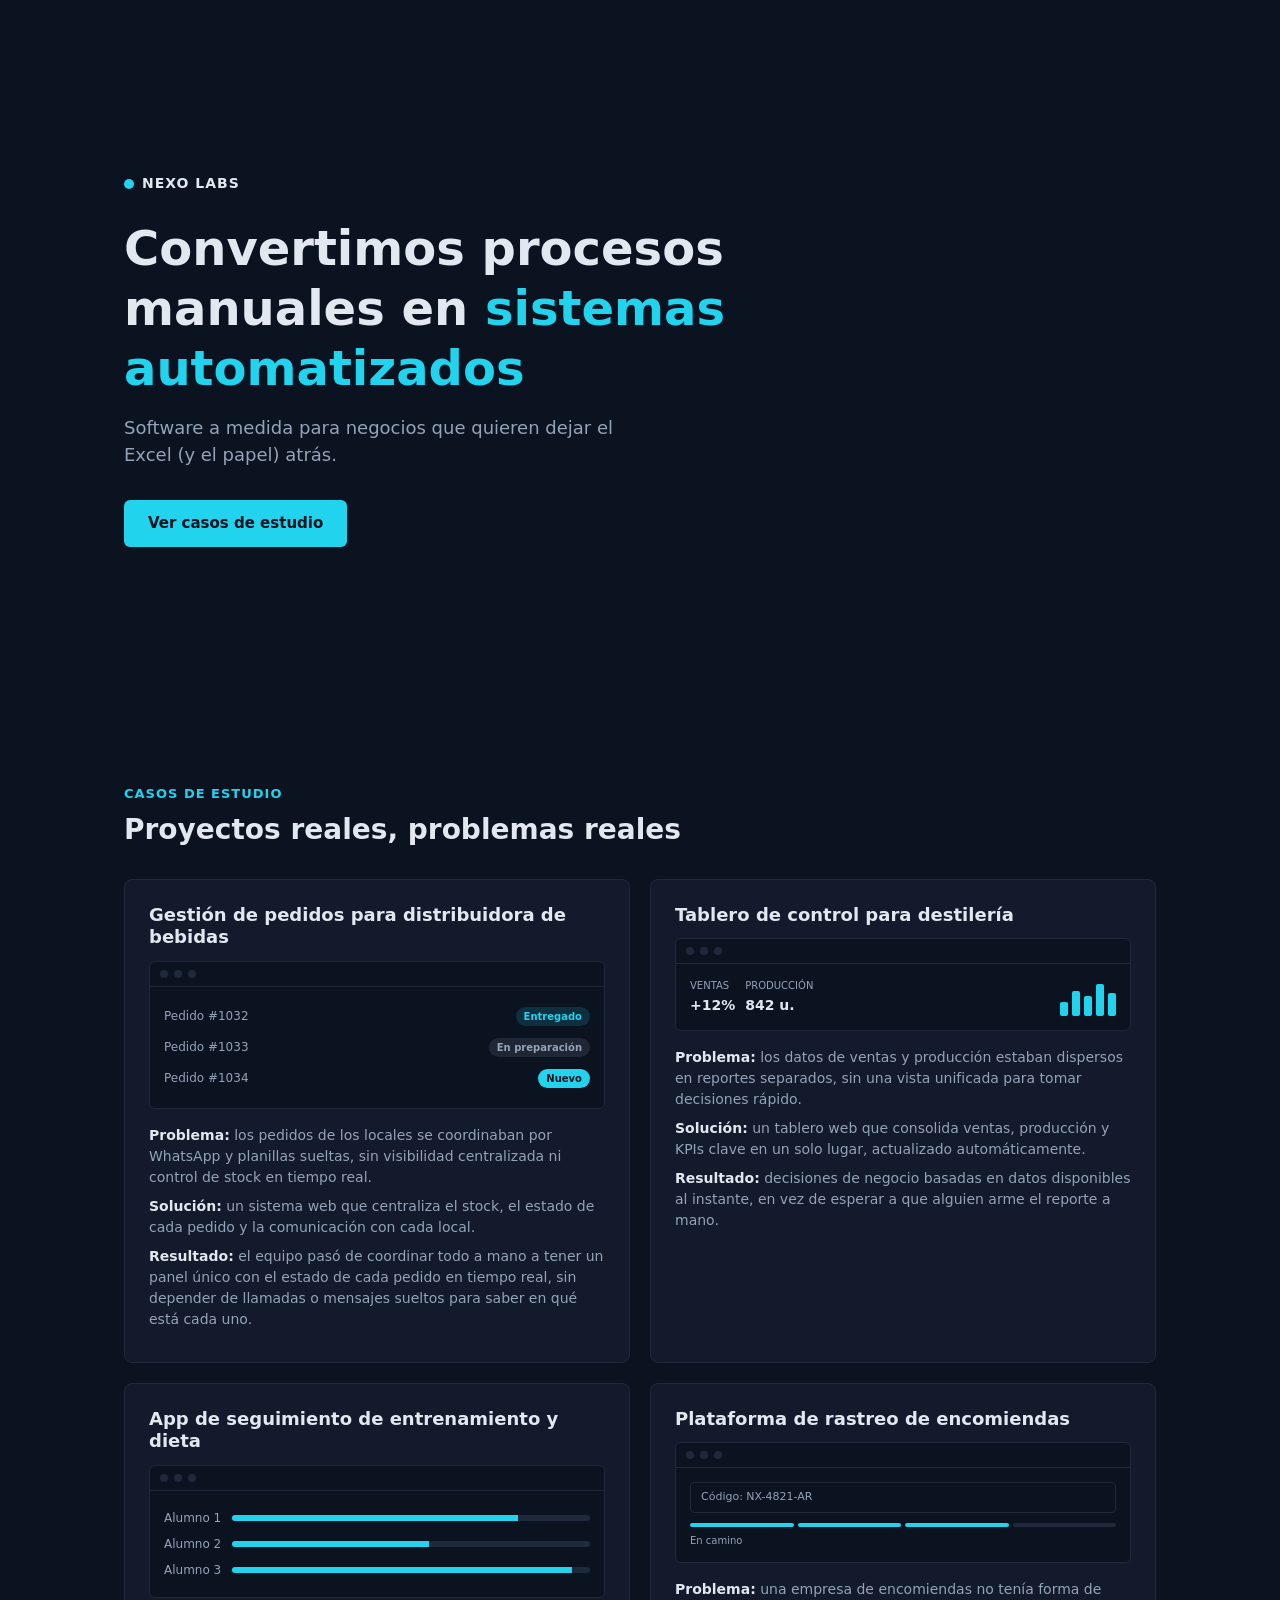
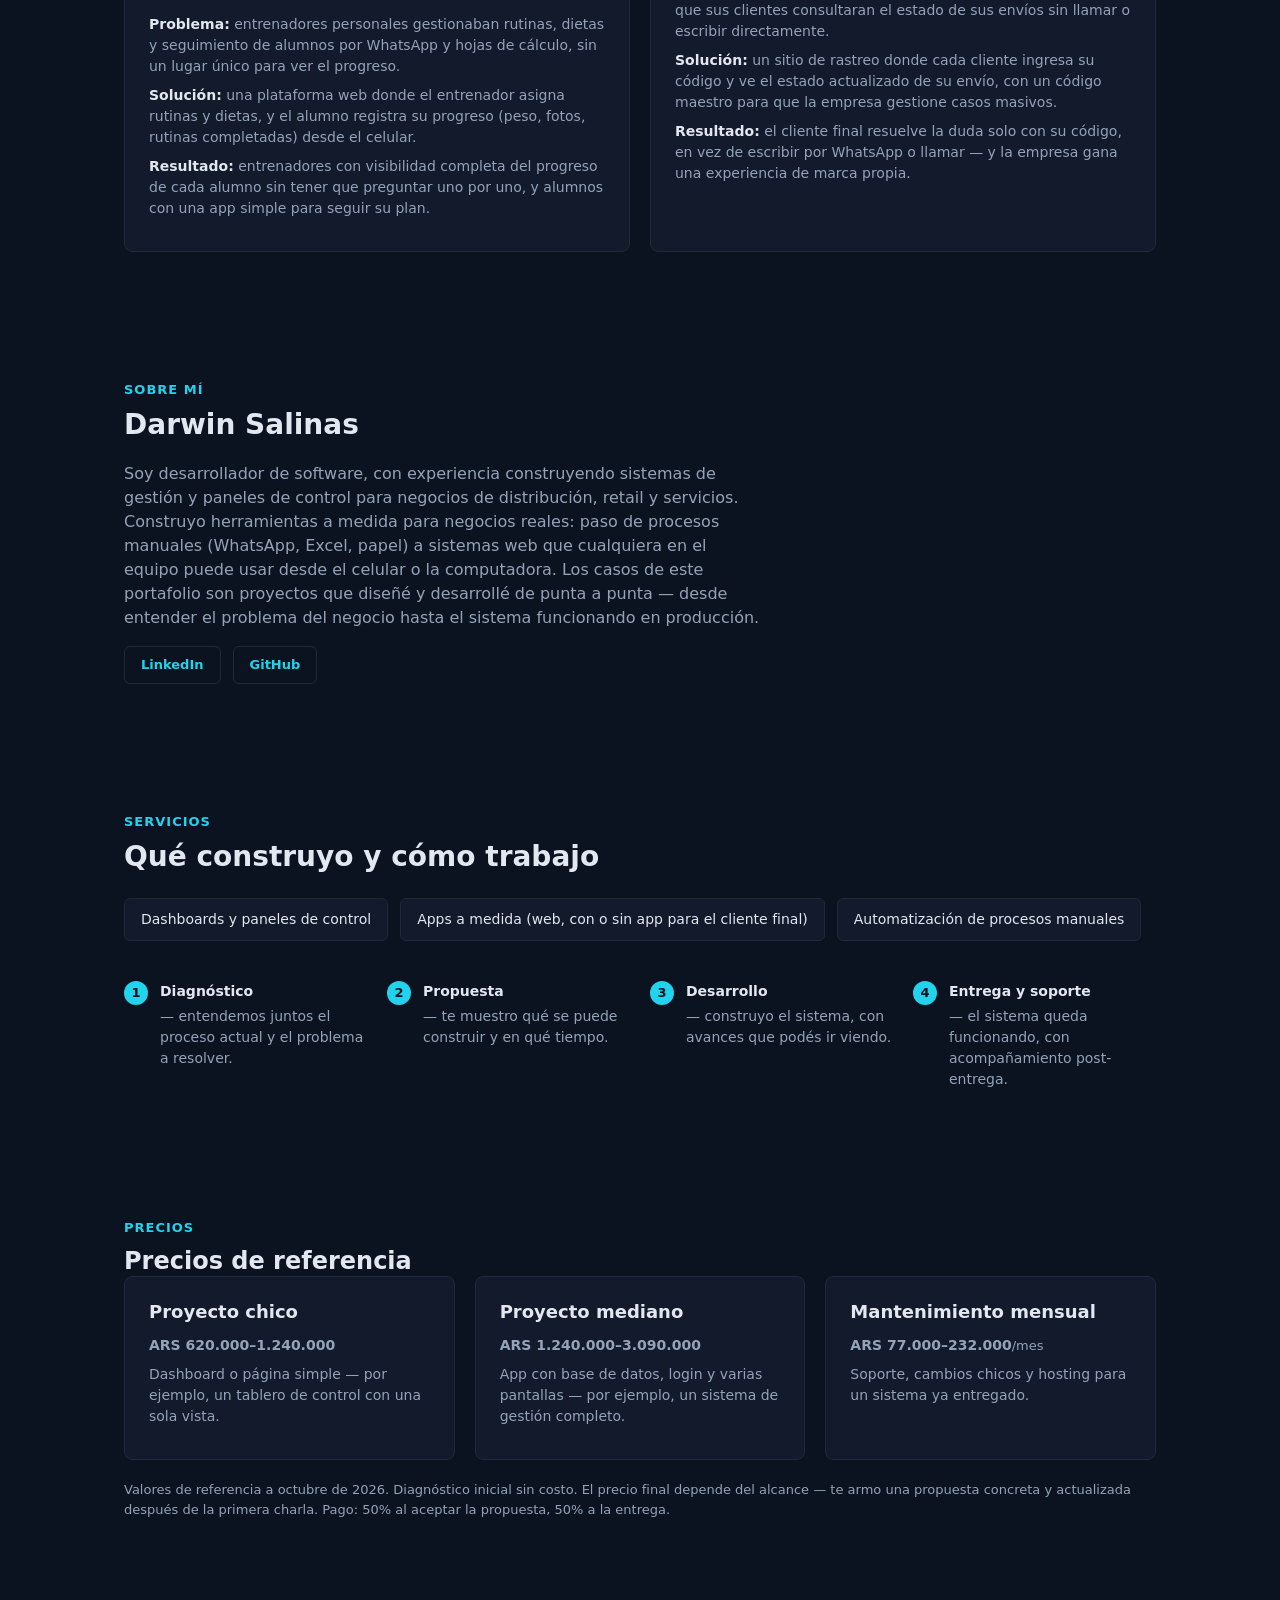
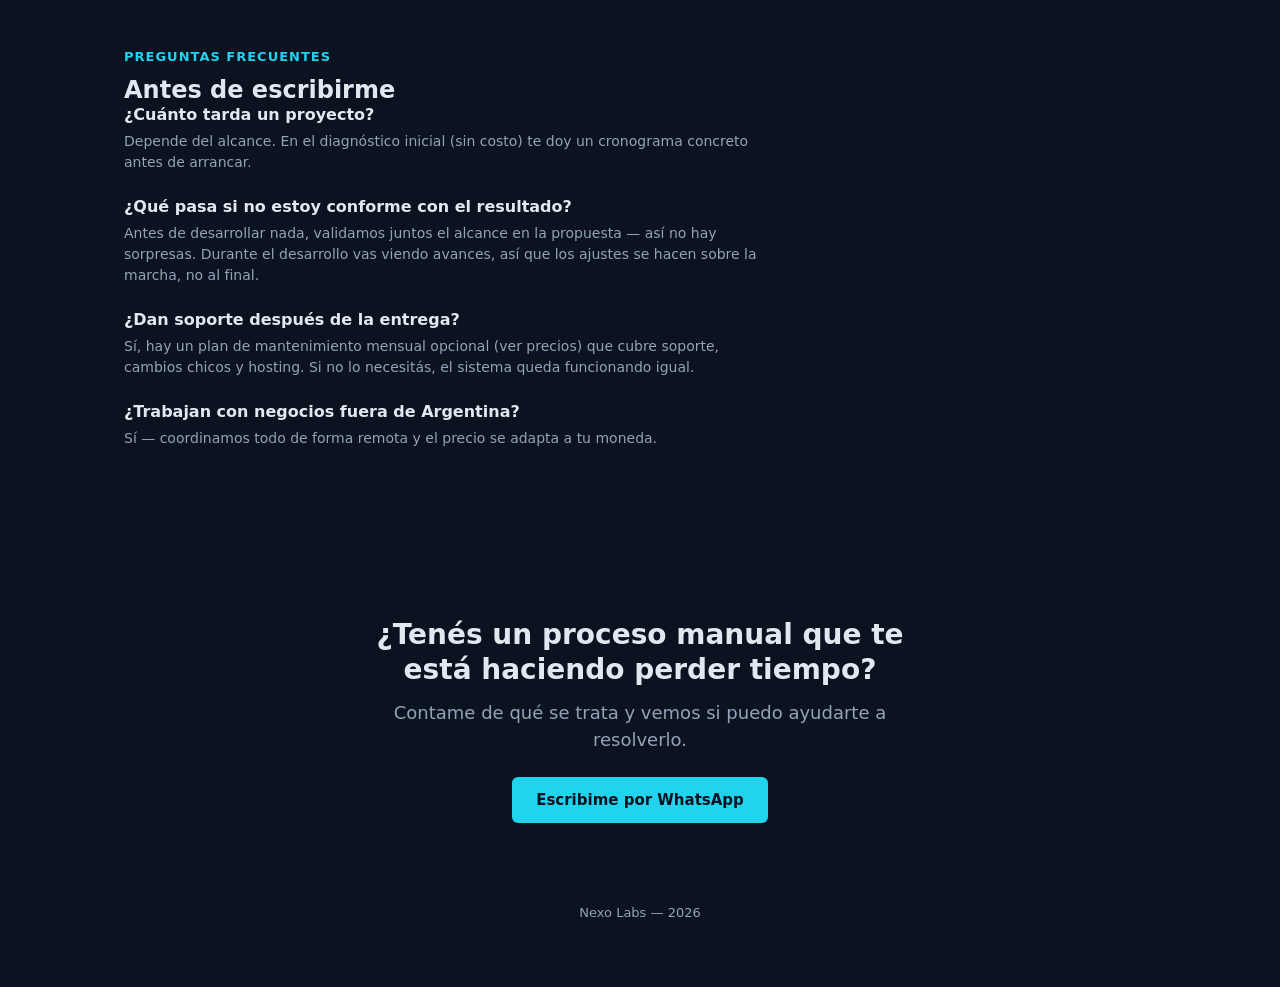
<file: index.html>
<!DOCTYPE html>
<html lang="es">
<head>
  <meta charset="UTF-8">
  <meta name="viewport" content="width=device-width, initial-scale=1.0">
  <title>Nexo Labs — Software a medida para tu negocio</title>
  <meta name="description" content="Convertimos procesos manuales en sistemas automatizados. Software a medida: dashboards, apps y automatización para tu negocio.">
  <link rel="icon" type="image/png" href="favicon.png">
  <link rel="stylesheet" href="css/styles.css">

  <meta property="og:type" content="website">
  <meta property="og:url" content="https://desarrolloiarg-netizen.github.io/nexo-labs-portfolio/">
  <meta property="og:title" content="Nexo Labs — Software a medida para tu negocio">
  <meta property="og:description" content="Convertimos procesos manuales en sistemas automatizados. Software a medida: dashboards, apps y automatización para tu negocio.">
  <meta property="og:image" content="https://desarrolloiarg-netizen.github.io/nexo-labs-portfolio/og-image.png">
  <meta name="twitter:card" content="summary_large_image">
  <meta name="twitter:title" content="Nexo Labs — Software a medida para tu negocio">
  <meta name="twitter:description" content="Convertimos procesos manuales en sistemas automatizados. Software a medida: dashboards, apps y automatización para tu negocio.">
  <meta name="twitter:image" content="https://desarrolloiarg-netizen.github.io/nexo-labs-portfolio/og-image.png">
</head>
<body>
  <section id="hero">
    <div class="hero-content">
      <div class="brand">
        <span class="brand-dot"></span>
        <strong>NEXO LABS</strong>
      </div>
      <h1>Convertimos procesos manuales en <span class="accent">sistemas automatizados</span></h1>
      <p class="hero-subtitle">Software a medida para negocios que quieren dejar el Excel (y el papel) atrás.</p>
      <a href="#casos" class="btn">Ver casos de estudio</a>
    </div>
  </section>
  <section id="casos">
    <div class="section-label">Casos de estudio</div>
    <h2>Proyectos reales, problemas reales</h2>
    <div class="cases-grid">

      <article class="case-card">
        <h3>Gestión de pedidos para distribuidora de bebidas</h3>
        <div class="mockup-frame">
          <div class="mockup-dots"><span></span><span></span><span></span></div>
          <div class="mockup-body mockup-orders">
            <div class="mockup-row"><span>Pedido #1032</span><span class="mockup-badge badge-ok">Entregado</span></div>
            <div class="mockup-row"><span>Pedido #1033</span><span class="mockup-badge badge-pending">En preparación</span></div>
            <div class="mockup-row"><span>Pedido #1034</span><span class="mockup-badge badge-new">Nuevo</span></div>
          </div>
        </div>
        <p><strong>Problema:</strong> los pedidos de los locales se coordinaban por WhatsApp y planillas sueltas, sin visibilidad centralizada ni control de stock en tiempo real.</p>
        <p><strong>Solución:</strong> un sistema web que centraliza el stock, el estado de cada pedido y la comunicación con cada local.</p>
        <p><strong>Resultado:</strong> el equipo pasó de coordinar todo a mano a tener un panel único con el estado de cada pedido en tiempo real, sin depender de llamadas o mensajes sueltos para saber en qué está cada uno.</p>
      </article>

      <article class="case-card">
        <h3>Tablero de control para destilería</h3>
        <div class="mockup-frame">
          <div class="mockup-dots"><span></span><span></span><span></span></div>
          <div class="mockup-body mockup-kpis">
            <div class="mockup-kpi"><span class="mockup-kpi-label">Ventas</span><span class="mockup-kpi-value">+12%</span></div>
            <div class="mockup-kpi"><span class="mockup-kpi-label">Producción</span><span class="mockup-kpi-value">842 u.</span></div>
            <div class="mockup-bars">
              <span style="height:40%"></span>
              <span style="height:70%"></span>
              <span style="height:55%"></span>
              <span style="height:90%"></span>
              <span style="height:65%"></span>
            </div>
          </div>
        </div>
        <p><strong>Problema:</strong> los datos de ventas y producción estaban dispersos en reportes separados, sin una vista unificada para tomar decisiones rápido.</p>
        <p><strong>Solución:</strong> un tablero web que consolida ventas, producción y KPIs clave en un solo lugar, actualizado automáticamente.</p>
        <p><strong>Resultado:</strong> decisiones de negocio basadas en datos disponibles al instante, en vez de esperar a que alguien arme el reporte a mano.</p>
      </article>

      <article class="case-card">
        <h3>App de seguimiento de entrenamiento y dieta</h3>
        <div class="mockup-frame">
          <div class="mockup-dots"><span></span><span></span><span></span></div>
          <div class="mockup-body mockup-students">
            <div class="mockup-row"><span>Alumno 1</span><div class="mockup-progress"><span style="width:80%"></span></div></div>
            <div class="mockup-row"><span>Alumno 2</span><div class="mockup-progress"><span style="width:55%"></span></div></div>
            <div class="mockup-row"><span>Alumno 3</span><div class="mockup-progress"><span style="width:95%"></span></div></div>
          </div>
        </div>
        <p><strong>Problema:</strong> entrenadores personales gestionaban rutinas, dietas y seguimiento de alumnos por WhatsApp y hojas de cálculo, sin un lugar único para ver el progreso.</p>
        <p><strong>Solución:</strong> una plataforma web donde el entrenador asigna rutinas y dietas, y el alumno registra su progreso (peso, fotos, rutinas completadas) desde el celular.</p>
        <p><strong>Resultado:</strong> entrenadores con visibilidad completa del progreso de cada alumno sin tener que preguntar uno por uno, y alumnos con una app simple para seguir su plan.</p>
      </article>

      <article class="case-card">
        <h3>Plataforma de rastreo de encomiendas</h3>
        <div class="mockup-frame">
          <div class="mockup-dots"><span></span><span></span><span></span></div>
          <div class="mockup-body mockup-tracking">
            <div class="mockup-input">Código: NX-4821-AR</div>
            <div class="mockup-timeline">
              <span class="done"></span>
              <span class="done"></span>
              <span class="active"></span>
              <span></span>
            </div>
            <div class="mockup-timeline-label">En camino</div>
          </div>
        </div>
        <p><strong>Problema:</strong> una empresa de encomiendas no tenía forma de que sus clientes consultaran el estado de sus envíos sin llamar o escribir directamente.</p>
        <p><strong>Solución:</strong> un sitio de rastreo donde cada cliente ingresa su código y ve el estado actualizado de su envío, con un código maestro para que la empresa gestione casos masivos.</p>
        <p><strong>Resultado:</strong> el cliente final resuelve la duda solo con su código, en vez de escribir por WhatsApp o llamar — y la empresa gana una experiencia de marca propia.</p>
      </article>

    </div>
  </section>
  <section id="sobre-mi">
    <div class="section-label">Sobre mí</div>
    <h2>Darwin Salinas</h2>
    <p class="about-text">
      Soy desarrollador de software, con experiencia construyendo sistemas de
      gestión y paneles de control para negocios de distribución, retail y
      servicios. Construyo herramientas a medida para negocios reales: paso de
      procesos manuales (WhatsApp, Excel, papel) a sistemas web que cualquiera
      en el equipo puede usar desde el celular o la computadora. Los casos de
      este portafolio son proyectos que diseñé y desarrollé de punta a punta —
      desde entender el problema del negocio hasta el sistema funcionando en
      producción.
    </p>
    <div class="social-links">
      <a href="https://www.linkedin.com/in/darwin-salinas-data" target="_blank" rel="noopener">LinkedIn</a>
      <a href="https://github.com/desarrolloiarg-netizen" target="_blank" rel="noopener">GitHub</a>
    </div>
  </section>
  <section id="servicios">
    <div class="section-label">Servicios</div>
    <h2>Qué construyo y cómo trabajo</h2>

    <div class="services-list">
      <div class="service-item">Dashboards y paneles de control</div>
      <div class="service-item">Apps a medida (web, con o sin app para el cliente final)</div>
      <div class="service-item">Automatización de procesos manuales</div>
    </div>

    <ol class="process-steps">
      <li><strong>Diagnóstico</strong> — entendemos juntos el proceso actual y el problema a resolver.</li>
      <li><strong>Propuesta</strong> — te muestro qué se puede construir y en qué tiempo.</li>
      <li><strong>Desarrollo</strong> — construyo el sistema, con avances que podés ir viendo.</li>
      <li><strong>Entrega y soporte</strong> — el sistema queda funcionando, con acompañamiento post-entrega.</li>
    </ol>
  </section>
  <section id="precios">
    <div class="section-label">Precios</div>
    <h2>Precios de referencia</h2>
    <div class="price-grid">
      <article class="case-card price-card">
        <h3>Proyecto chico</h3>
        <p class="price-amount">ARS 620.000–1.240.000</p>
        <p>Dashboard o página simple — por ejemplo, un tablero de control con una sola vista.</p>
      </article>
      <article class="case-card price-card">
        <h3>Proyecto mediano</h3>
        <p class="price-amount">ARS 1.240.000–3.090.000</p>
        <p>App con base de datos, login y varias pantallas — por ejemplo, un sistema de gestión completo.</p>
      </article>
      <article class="case-card price-card">
        <h3>Mantenimiento mensual</h3>
        <p class="price-amount">ARS 77.000–232.000<span>/mes</span></p>
        <p>Soporte, cambios chicos y hosting para un sistema ya entregado.</p>
      </article>
    </div>
    <p class="price-note">Valores de referencia a octubre de 2026. Diagnóstico inicial sin costo. El precio final depende del alcance — te armo una propuesta concreta y actualizada después de la primera charla. Pago: 50% al aceptar la propuesta, 50% a la entrega.</p>
  </section>
  <section id="faq">
    <div class="section-label">Preguntas frecuentes</div>
    <h2>Antes de escribirme</h2>
    <div class="faq-list">
      <div class="faq-item">
        <h3>¿Cuánto tarda un proyecto?</h3>
        <p>Depende del alcance. En el diagnóstico inicial (sin costo) te doy un cronograma concreto antes de arrancar.</p>
      </div>
      <div class="faq-item">
        <h3>¿Qué pasa si no estoy conforme con el resultado?</h3>
        <p>Antes de desarrollar nada, validamos juntos el alcance en la propuesta — así no hay sorpresas. Durante el desarrollo vas viendo avances, así que los ajustes se hacen sobre la marcha, no al final.</p>
      </div>
      <div class="faq-item">
        <h3>¿Dan soporte después de la entrega?</h3>
        <p>Sí, hay un plan de mantenimiento mensual opcional (ver precios) que cubre soporte, cambios chicos y hosting. Si no lo necesitás, el sistema queda funcionando igual.</p>
      </div>
      <div class="faq-item">
        <h3>¿Trabajan con negocios fuera de Argentina?</h3>
        <p>Sí — coordinamos todo de forma remota y el precio se adapta a tu moneda.</p>
      </div>
    </div>
  </section>
  <section id="contacto">
    <div class="contact-box">
      <h2>¿Tenés un proceso manual que te está haciendo perder tiempo?</h2>
      <p class="hero-subtitle">Contame de qué se trata y vemos si puedo ayudarte a resolverlo.</p>
      <a
        class="btn"
        href="https://wa.me/5491164222658?text=Hola%2C%20vi%20tu%20portafolio%20y%20quiero%20contarte%20sobre%20un%20proyecto"
        target="_blank"
        rel="noopener"
      >Escribime por WhatsApp</a>
    </div>
    <footer>
      <p>Nexo Labs — 2026</p>
    </footer>
  </section>
</body>
</html>
</file>
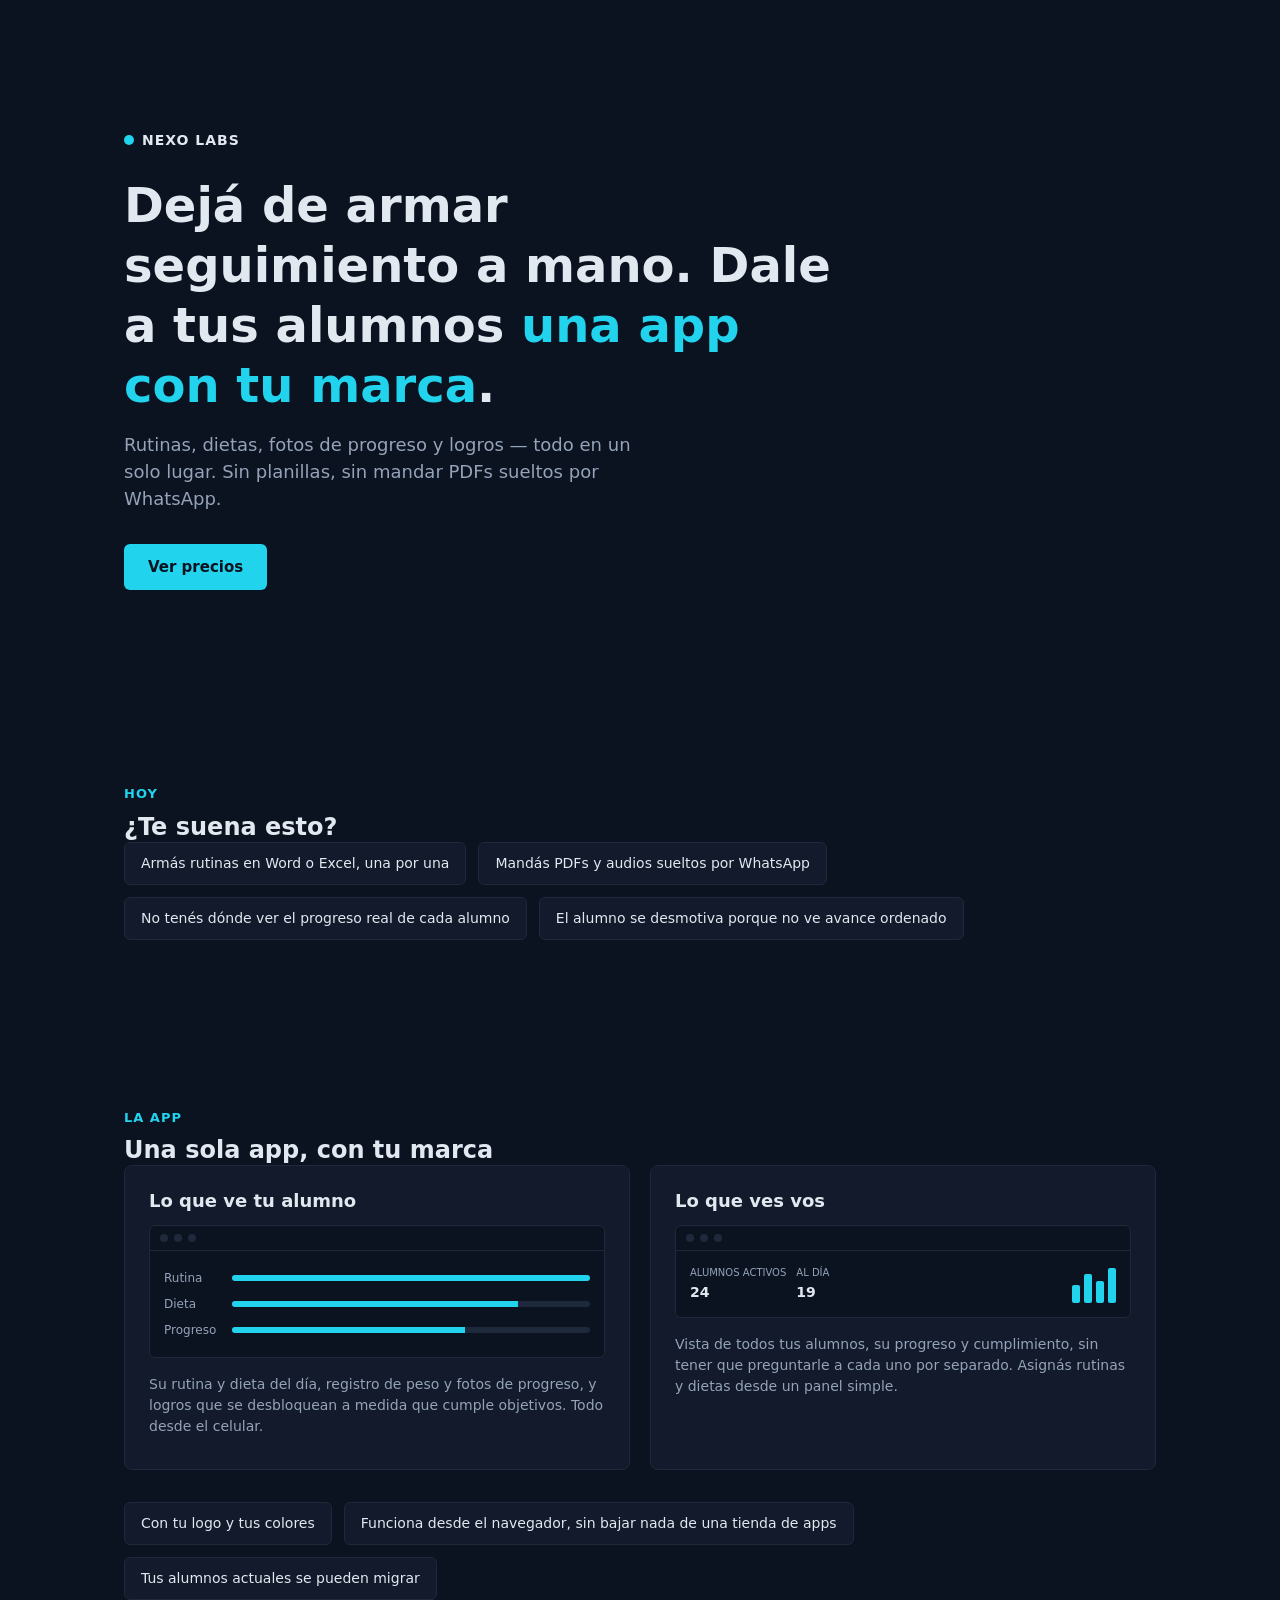
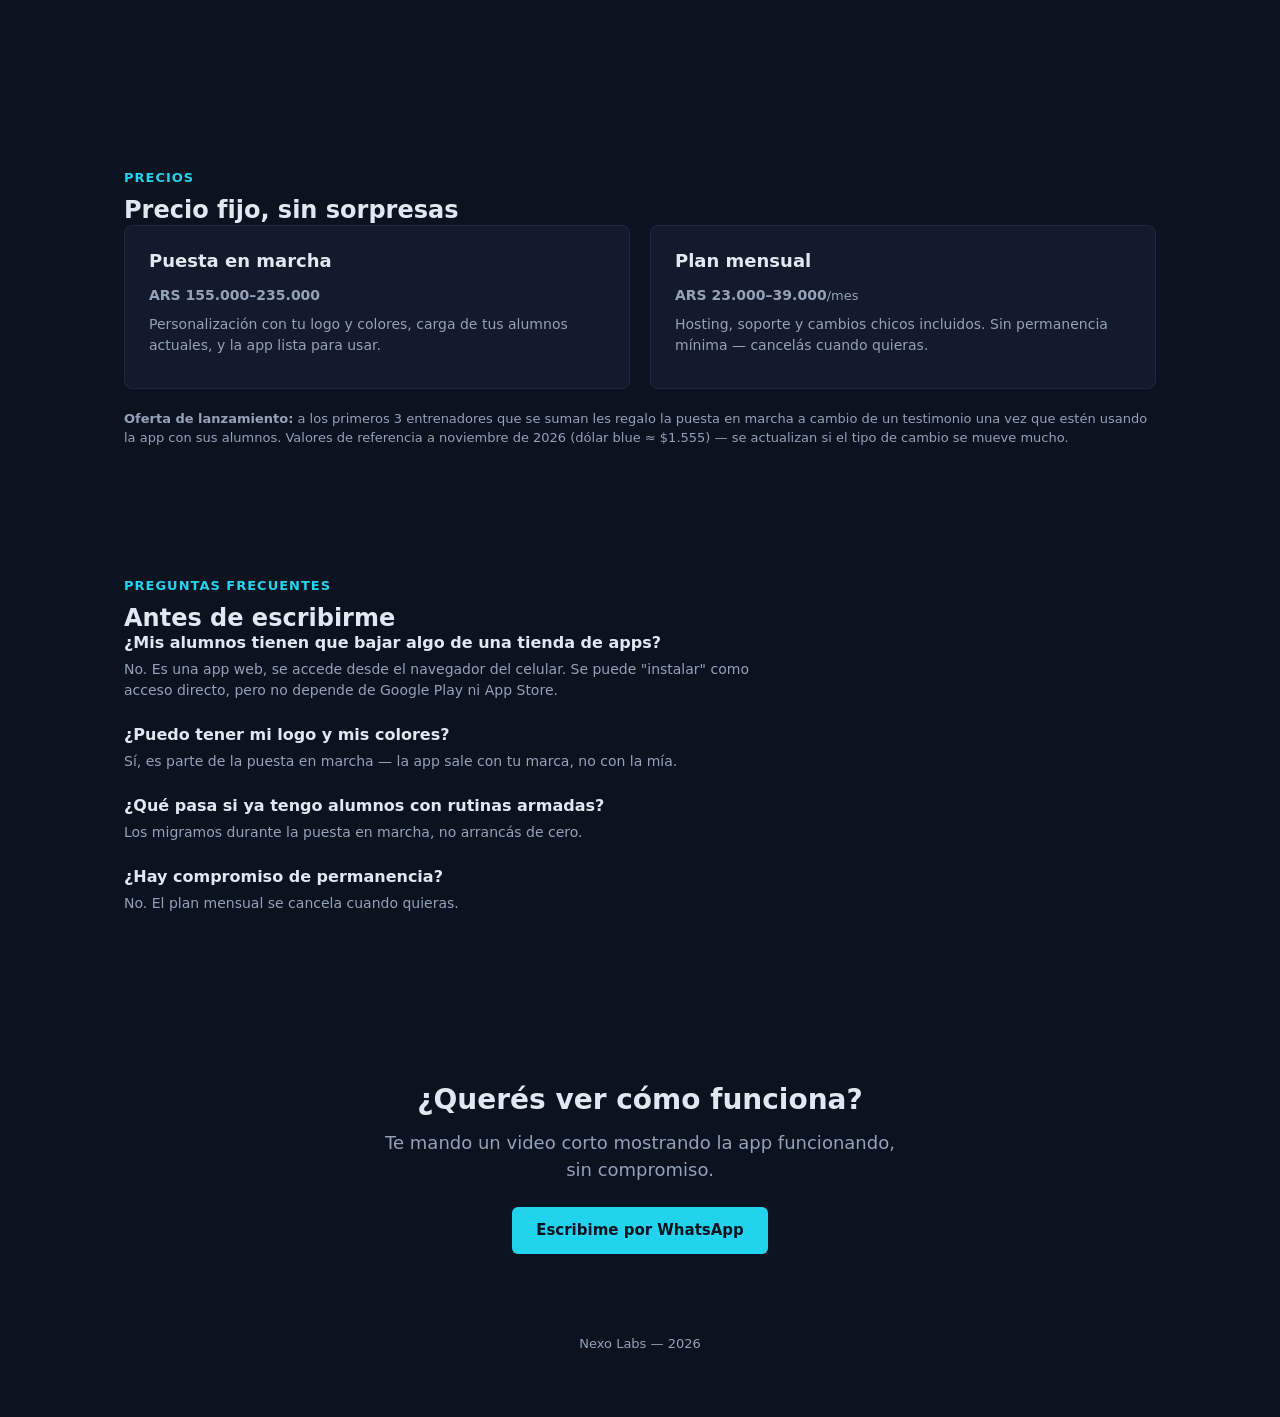
<file: entrenadores.html>
<!DOCTYPE html>
<html lang="es">
<head>
  <meta charset="UTF-8">
  <meta name="viewport" content="width=device-width, initial-scale=1.0">
  <title>App para entrenadores personales — Nexo Labs</title>
  <meta name="description" content="Dale a tus alumnos una app con tu marca: rutinas, dietas, fotos de progreso y logros. Sin planillas, sin PDFs sueltos por WhatsApp.">
  <link rel="icon" type="image/png" href="favicon.png">
  <link rel="stylesheet" href="css/styles.css">

  <meta property="og:type" content="website">
  <meta property="og:url" content="https://desarrolloiarg-netizen.github.io/nexo-labs-portfolio/entrenadores.html">
  <meta property="og:title" content="App para entrenadores personales — Nexo Labs">
  <meta property="og:description" content="Dale a tus alumnos una app con tu marca: rutinas, dietas, fotos de progreso y logros.">
  <meta property="og:image" content="https://desarrolloiarg-netizen.github.io/nexo-labs-portfolio/og-image.png">
  <meta name="twitter:card" content="summary_large_image">
</head>
<body>
  <section id="hero">
    <div class="hero-content">
      <div class="brand">
        <span class="brand-dot"></span>
        <strong>NEXO LABS</strong>
      </div>
      <h1>Dejá de armar seguimiento a mano. Dale a tus alumnos <span class="accent">una app con tu marca</span>.</h1>
      <p class="hero-subtitle">Rutinas, dietas, fotos de progreso y logros — todo en un solo lugar. Sin planillas, sin mandar PDFs sueltos por WhatsApp.</p>
      <a href="#precios" class="btn">Ver precios</a>
    </div>
  </section>

  <section id="problema">
    <div class="section-label">Hoy</div>
    <h2>¿Te suena esto?</h2>
    <div class="services-list">
      <div class="service-item">Armás rutinas en Word o Excel, una por una</div>
      <div class="service-item">Mandás PDFs y audios sueltos por WhatsApp</div>
      <div class="service-item">No tenés dónde ver el progreso real de cada alumno</div>
      <div class="service-item">El alumno se desmotiva porque no ve avance ordenado</div>
    </div>
  </section>

  <section id="producto">
    <div class="section-label">La app</div>
    <h2>Una sola app, con tu marca</h2>
    <div class="cases-grid">
      <article class="case-card">
        <h3>Lo que ve tu alumno</h3>
        <div class="mockup-frame">
          <div class="mockup-dots"><span></span><span></span><span></span></div>
          <div class="mockup-body mockup-students">
            <div class="mockup-row"><span>Rutina</span><div class="mockup-progress"><span style="width:100%"></span></div></div>
            <div class="mockup-row"><span>Dieta</span><div class="mockup-progress"><span style="width:80%"></span></div></div>
            <div class="mockup-row"><span>Progreso</span><div class="mockup-progress"><span style="width:65%"></span></div></div>
          </div>
        </div>
        <p>Su rutina y dieta del día, registro de peso y fotos de progreso, y logros que se desbloquean a medida que cumple objetivos. Todo desde el celular.</p>
      </article>
      <article class="case-card">
        <h3>Lo que ves vos</h3>
        <div class="mockup-frame">
          <div class="mockup-dots"><span></span><span></span><span></span></div>
          <div class="mockup-body mockup-kpis">
            <div class="mockup-kpi"><span class="mockup-kpi-label">Alumnos activos</span><span class="mockup-kpi-value">24</span></div>
            <div class="mockup-kpi"><span class="mockup-kpi-label">Al día</span><span class="mockup-kpi-value">19</span></div>
            <div class="mockup-bars">
              <span style="height:50%"></span>
              <span style="height:80%"></span>
              <span style="height:60%"></span>
              <span style="height:95%"></span>
            </div>
          </div>
        </div>
        <p>Vista de todos tus alumnos, su progreso y cumplimiento, sin tener que preguntarle a cada uno por separado. Asignás rutinas y dietas desde un panel simple.</p>
      </article>
    </div>
    <div class="services-list" style="margin-top: 32px;">
      <div class="service-item">Con tu logo y tus colores</div>
      <div class="service-item">Funciona desde el navegador, sin bajar nada de una tienda de apps</div>
      <div class="service-item">Tus alumnos actuales se pueden migrar</div>
    </div>
  </section>

  <section id="precios">
    <div class="section-label">Precios</div>
    <h2>Precio fijo, sin sorpresas</h2>
    <div class="price-grid" style="grid-template-columns: repeat(2, 1fr);">
      <article class="case-card price-card">
        <h3>Puesta en marcha</h3>
        <p class="price-amount">ARS 155.000–235.000</p>
        <p>Personalización con tu logo y colores, carga de tus alumnos actuales, y la app lista para usar.</p>
      </article>
      <article class="case-card price-card">
        <h3>Plan mensual</h3>
        <p class="price-amount">ARS 23.000–39.000<span>/mes</span></p>
        <p>Hosting, soporte y cambios chicos incluidos. Sin permanencia mínima — cancelás cuando quieras.</p>
      </article>
    </div>
    <p class="price-note"><strong>Oferta de lanzamiento:</strong> a los primeros 3 entrenadores que se suman les regalo la puesta en marcha a cambio de un testimonio una vez que estén usando la app con sus alumnos. Valores de referencia a noviembre de 2026 (dólar blue ≈ $1.555) — se actualizan si el tipo de cambio se mueve mucho.</p>
  </section>

  <section id="faq">
    <div class="section-label">Preguntas frecuentes</div>
    <h2>Antes de escribirme</h2>
    <div class="faq-list">
      <div class="faq-item">
        <h3>¿Mis alumnos tienen que bajar algo de una tienda de apps?</h3>
        <p>No. Es una app web, se accede desde el navegador del celular. Se puede "instalar" como acceso directo, pero no depende de Google Play ni App Store.</p>
      </div>
      <div class="faq-item">
        <h3>¿Puedo tener mi logo y mis colores?</h3>
        <p>Sí, es parte de la puesta en marcha — la app sale con tu marca, no con la mía.</p>
      </div>
      <div class="faq-item">
        <h3>¿Qué pasa si ya tengo alumnos con rutinas armadas?</h3>
        <p>Los migramos durante la puesta en marcha, no arrancás de cero.</p>
      </div>
      <div class="faq-item">
        <h3>¿Hay compromiso de permanencia?</h3>
        <p>No. El plan mensual se cancela cuando quieras.</p>
      </div>
    </div>
  </section>

  <section id="contacto">
    <div class="contact-box">
      <h2>¿Querés ver cómo funciona?</h2>
      <p class="hero-subtitle">Te mando un video corto mostrando la app funcionando, sin compromiso.</p>
      <a
        class="btn"
        href="https://wa.me/5491164222658?text=Hola%2C%20vi%20la%20app%20para%20entrenadores%20y%20quiero%20ver%20c%C3%B3mo%20funciona"
        target="_blank"
        rel="noopener"
      >Escribime por WhatsApp</a>
    </div>
    <footer>
      <p>Nexo Labs — 2026</p>
    </footer>
  </section>
</body>
</html>
</file>
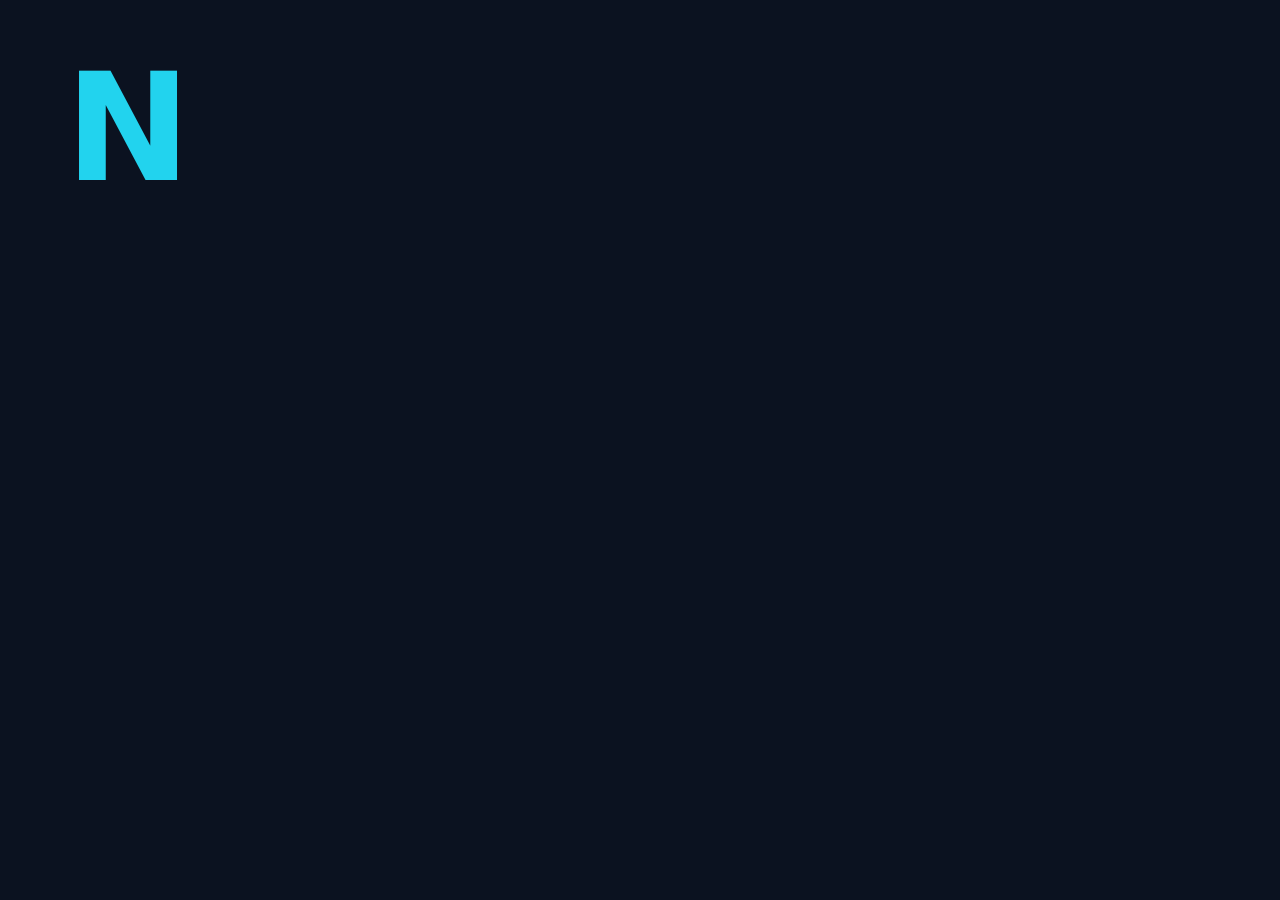
<file: assets/favicon-source.html>
<!DOCTYPE html>
<html>
<head>
<meta charset="UTF-8">
<style>
  * { margin: 0; padding: 0; box-sizing: border-box; }
  html, body {
    width: 256px;
    height: 256px;
    background: #0b1220;
    display: flex;
    align-items: center;
    justify-content: center;
    font-family: system-ui, -apple-system, "Segoe UI", sans-serif;
  }
  span {
    color: #22d3ee;
    font-size: 150px;
    font-weight: 700;
  }
</style>
</head>
<body>
  <span>N</span>
</body>
</html>
</file>
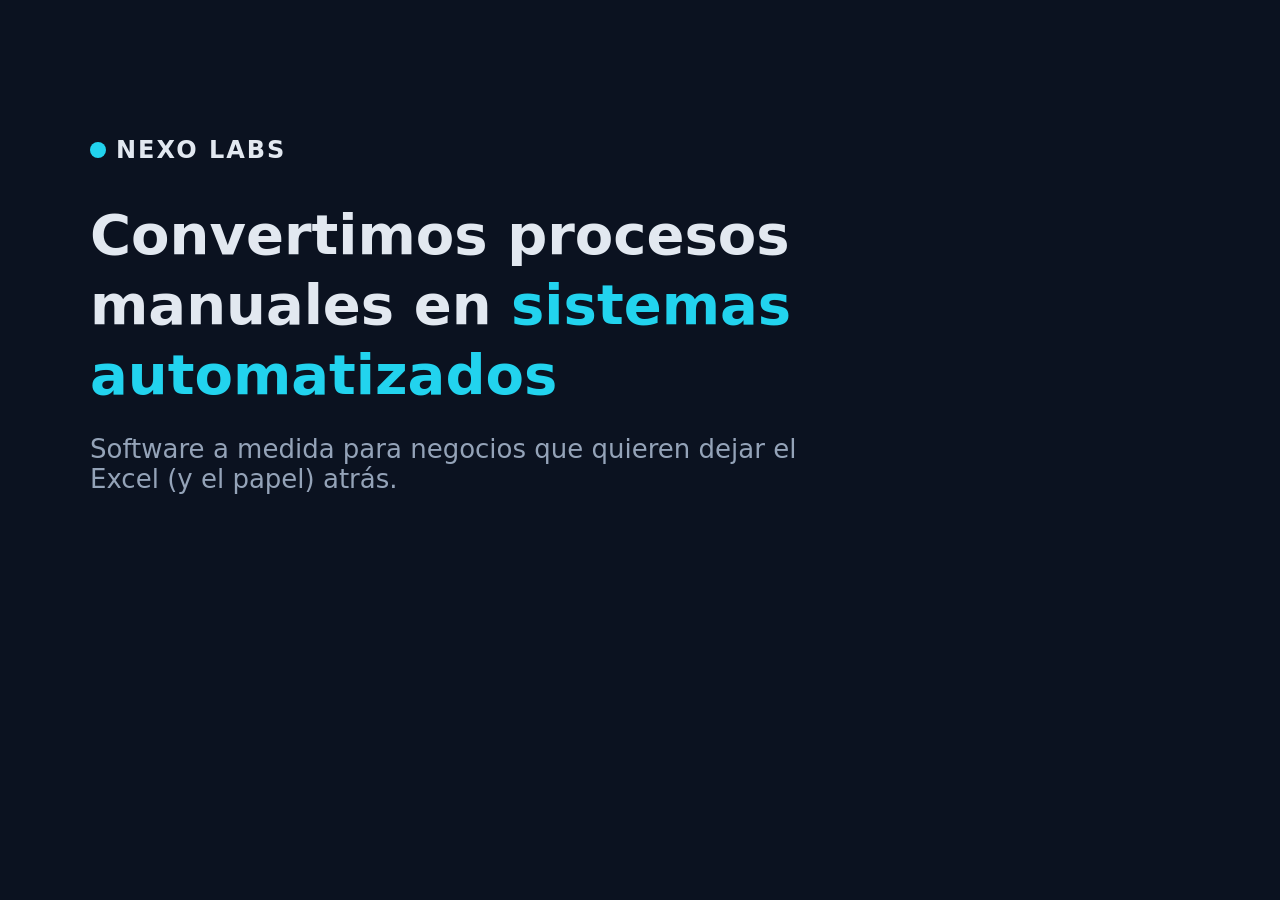
<file: assets/og-source.html>
<!DOCTYPE html>
<html>
<head>
<meta charset="UTF-8">
<style>
  * { margin: 0; padding: 0; box-sizing: border-box; }
  html, body {
    width: 1200px;
    height: 630px;
    background: #0b1220;
    font-family: system-ui, -apple-system, "Segoe UI", sans-serif;
    overflow: hidden;
  }
  .wrap {
    width: 100%;
    height: 100%;
    display: flex;
    flex-direction: column;
    justify-content: center;
    padding: 0 90px;
  }
  .brand {
    display: flex;
    align-items: center;
    gap: 10px;
    margin-bottom: 36px;
  }
  .dot {
    width: 16px;
    height: 16px;
    border-radius: 50%;
    background: #22d3ee;
  }
  .brand strong {
    color: #e2e8f0;
    font-size: 24px;
    letter-spacing: 2px;
  }
  h1 {
    color: #e2e8f0;
    font-size: 56px;
    font-weight: 700;
    line-height: 1.25;
    max-width: 900px;
    margin-bottom: 24px;
  }
  h1 span { color: #22d3ee; }
  p {
    color: #94a3b8;
    font-size: 26px;
    max-width: 760px;
  }
</style>
</head>
<body>
  <div class="wrap">
    <div class="brand"><span class="dot"></span><strong>NEXO LABS</strong></div>
    <h1>Convertimos procesos manuales en <span>sistemas automatizados</span></h1>
    <p>Software a medida para negocios que quieren dejar el Excel (y el papel) atrás.</p>
  </div>
</body>
</html>
</file>
<file: css/styles.css>
:root {
  --bg: #0b1220;
  --bg-card: #121a2b;
  --border: #1e293b;
  --text: #e2e8f0;
  --text-muted: #94a3b8;
  --accent: #22d3ee;
  --accent-text: #0b1220;
  --max-width: 1080px;
}

* {
  margin: 0;
  padding: 0;
  box-sizing: border-box;
}

html {
  scroll-behavior: smooth;
}

body {
  background: var(--bg);
  color: var(--text);
  font-family: system-ui, -apple-system, "Segoe UI", sans-serif;
  line-height: 1.5;
}

section {
  padding: 64px 24px;
  max-width: var(--max-width);
  margin: 0 auto;
}

h1, h2, h3 {
  line-height: 1.25;
}

a {
  color: inherit;
  text-decoration: none;
}

.btn {
  display: inline-block;
  background: var(--accent);
  color: var(--accent-text);
  padding: 12px 24px;
  border-radius: 6px;
  font-weight: 600;
  font-size: 15px;
}

.btn:hover {
  opacity: 0.9;
}

.section-label {
  text-transform: uppercase;
  letter-spacing: 1px;
  font-size: 13px;
  color: var(--accent);
  font-weight: 600;
  margin-bottom: 8px;
}

#hero {
  min-height: 80vh;
  display: flex;
  align-items: center;
}

.brand {
  display: flex;
  align-items: center;
  gap: 8px;
  margin-bottom: 24px;
}

.brand-dot {
  width: 10px;
  height: 10px;
  border-radius: 50%;
  background: var(--accent);
}

.brand strong {
  letter-spacing: 1px;
  font-size: 14px;
}

#hero h1 {
  font-size: clamp(28px, 5vw, 48px);
  font-weight: 700;
  max-width: 720px;
  margin-bottom: 16px;
}

.accent {
  color: var(--accent);
}

.hero-subtitle {
  color: var(--text-muted);
  font-size: 18px;
  max-width: 540px;
  margin-bottom: 32px;
}

#casos h2 {
  font-size: 28px;
  margin-bottom: 32px;
}

.cases-grid {
  display: grid;
  grid-template-columns: repeat(2, 1fr);
  gap: 20px;
}

.case-card {
  background: var(--bg-card);
  border: 1px solid var(--border);
  border-radius: 8px;
  padding: 24px;
}

.case-card h3 {
  font-size: 18px;
  margin-bottom: 12px;
}

.case-card p {
  font-size: 14px;
  color: var(--text-muted);
  margin-bottom: 8px;
}

.case-card p strong {
  color: var(--text);
}

@media (max-width: 720px) {
  .cases-grid {
    grid-template-columns: 1fr;
  }
}

#sobre-mi h2 {
  font-size: 28px;
  margin-bottom: 20px;
}

.about-text {
  color: var(--text-muted);
  font-size: 16px;
  max-width: 640px;
}

#servicios h2 {
  font-size: 28px;
  margin-bottom: 24px;
}

.services-list {
  display: flex;
  flex-wrap: wrap;
  gap: 12px;
  margin-bottom: 40px;
}

.service-item {
  background: var(--bg-card);
  border: 1px solid var(--border);
  border-radius: 6px;
  padding: 10px 16px;
  font-size: 14px;
}

.process-steps {
  list-style: none;
  counter-reset: step;
  display: grid;
  grid-template-columns: repeat(4, 1fr);
  gap: 20px;
}

.process-steps li {
  counter-increment: step;
  position: relative;
  padding-left: 36px;
  font-size: 14px;
  color: var(--text-muted);
}

.process-steps li::before {
  content: counter(step);
  position: absolute;
  left: 0;
  top: 0;
  width: 24px;
  height: 24px;
  border-radius: 50%;
  background: var(--accent);
  color: var(--accent-text);
  font-weight: 700;
  font-size: 13px;
  display: flex;
  align-items: center;
  justify-content: center;
}

.process-steps li strong {
  color: var(--text);
  display: block;
  margin-bottom: 4px;
}

@media (max-width: 720px) {
  .process-steps {
    grid-template-columns: 1fr;
  }
}

.mockup-frame {
  background: var(--bg);
  border: 1px solid var(--border);
  border-radius: 6px;
  margin-bottom: 16px;
  overflow: hidden;
}

.mockup-dots {
  display: flex;
  gap: 6px;
  padding: 8px 10px;
  border-bottom: 1px solid var(--border);
}

.mockup-dots span {
  width: 8px;
  height: 8px;
  border-radius: 50%;
  background: var(--border);
}

.mockup-body {
  padding: 14px;
  font-size: 12px;
}

.mockup-orders .mockup-row {
  display: flex;
  justify-content: space-between;
  align-items: center;
  padding: 6px 0;
  color: var(--text-muted);
}

.mockup-badge {
  font-size: 10px;
  padding: 2px 8px;
  border-radius: 10px;
  font-weight: 600;
}

.badge-ok {
  background: rgba(34, 211, 238, 0.15);
  color: var(--accent);
}

.badge-pending {
  background: rgba(148, 163, 184, 0.15);
  color: var(--text-muted);
}

.badge-new {
  background: var(--accent);
  color: var(--accent-text);
}

.mockup-kpis {
  display: flex;
  flex-wrap: wrap;
  gap: 10px;
  align-items: flex-end;
}

.mockup-kpi {
  display: flex;
  flex-direction: column;
  gap: 2px;
}

.mockup-kpi-label {
  color: var(--text-muted);
  font-size: 10px;
  text-transform: uppercase;
}

.mockup-kpi-value {
  color: var(--text);
  font-weight: 700;
  font-size: 14px;
}

.mockup-bars {
  display: flex;
  align-items: flex-end;
  gap: 4px;
  height: 36px;
  margin-left: auto;
}

.mockup-bars span {
  width: 8px;
  background: var(--accent);
  border-radius: 2px;
}

.mockup-students .mockup-row {
  display: flex;
  align-items: center;
  gap: 8px;
  padding: 4px 0;
  color: var(--text-muted);
}

.mockup-students .mockup-row span:first-child {
  width: 60px;
  flex-shrink: 0;
}

.mockup-progress {
  flex: 1;
  height: 6px;
  background: var(--border);
  border-radius: 3px;
  overflow: hidden;
}

.mockup-progress span {
  display: block;
  height: 100%;
  background: var(--accent);
}

.mockup-input {
  color: var(--text-muted);
  border: 1px solid var(--border);
  border-radius: 4px;
  padding: 6px 10px;
  margin-bottom: 10px;
  font-size: 11px;
}

.mockup-timeline {
  display: flex;
  align-items: center;
  gap: 4px;
}

.mockup-timeline span {
  flex: 1;
  height: 4px;
  background: var(--border);
  border-radius: 2px;
}

.mockup-timeline span.done,
.mockup-timeline span.active {
  background: var(--accent);
}

.mockup-timeline-label {
  color: var(--text-muted);
  font-size: 10px;
  margin-top: 6px;
}

.price-grid {
  display: grid;
  grid-template-columns: repeat(3, 1fr);
  gap: 20px;
}

.price-amount {
  color: var(--accent);
  font-size: 17px;
  font-weight: 700;
  margin: 8px 0;
}

.price-amount span {
  font-size: 13px;
  color: var(--text-muted);
  font-weight: 400;
}

.price-note {
  margin-top: 20px;
  color: var(--text-muted);
  font-size: 13px;
}

@media (max-width: 720px) {
  .price-grid {
    grid-template-columns: 1fr;
  }
}

.faq-list {
  display: flex;
  flex-direction: column;
  gap: 24px;
}

.faq-item h3 {
  font-size: 16px;
  margin-bottom: 6px;
}

.faq-item p {
  color: var(--text-muted);
  font-size: 14px;
  max-width: 640px;
}

.social-links {
  display: flex;
  gap: 12px;
  margin-top: 16px;
}

.social-links a {
  color: var(--accent);
  font-size: 13px;
  font-weight: 600;
  border: 1px solid var(--border);
  padding: 8px 16px;
  border-radius: 6px;
}

.social-links a:hover {
  border-color: var(--accent);
}

.contact-box {
  text-align: center;
  padding: 40px 0;
}

.contact-box h2 {
  font-size: 28px;
  max-width: 600px;
  margin: 0 auto 12px;
}

.contact-box .hero-subtitle {
  margin: 0 auto 24px;
}

footer {
  text-align: center;
  color: var(--text-muted);
  font-size: 13px;
  padding-top: 40px;
}
</file>
